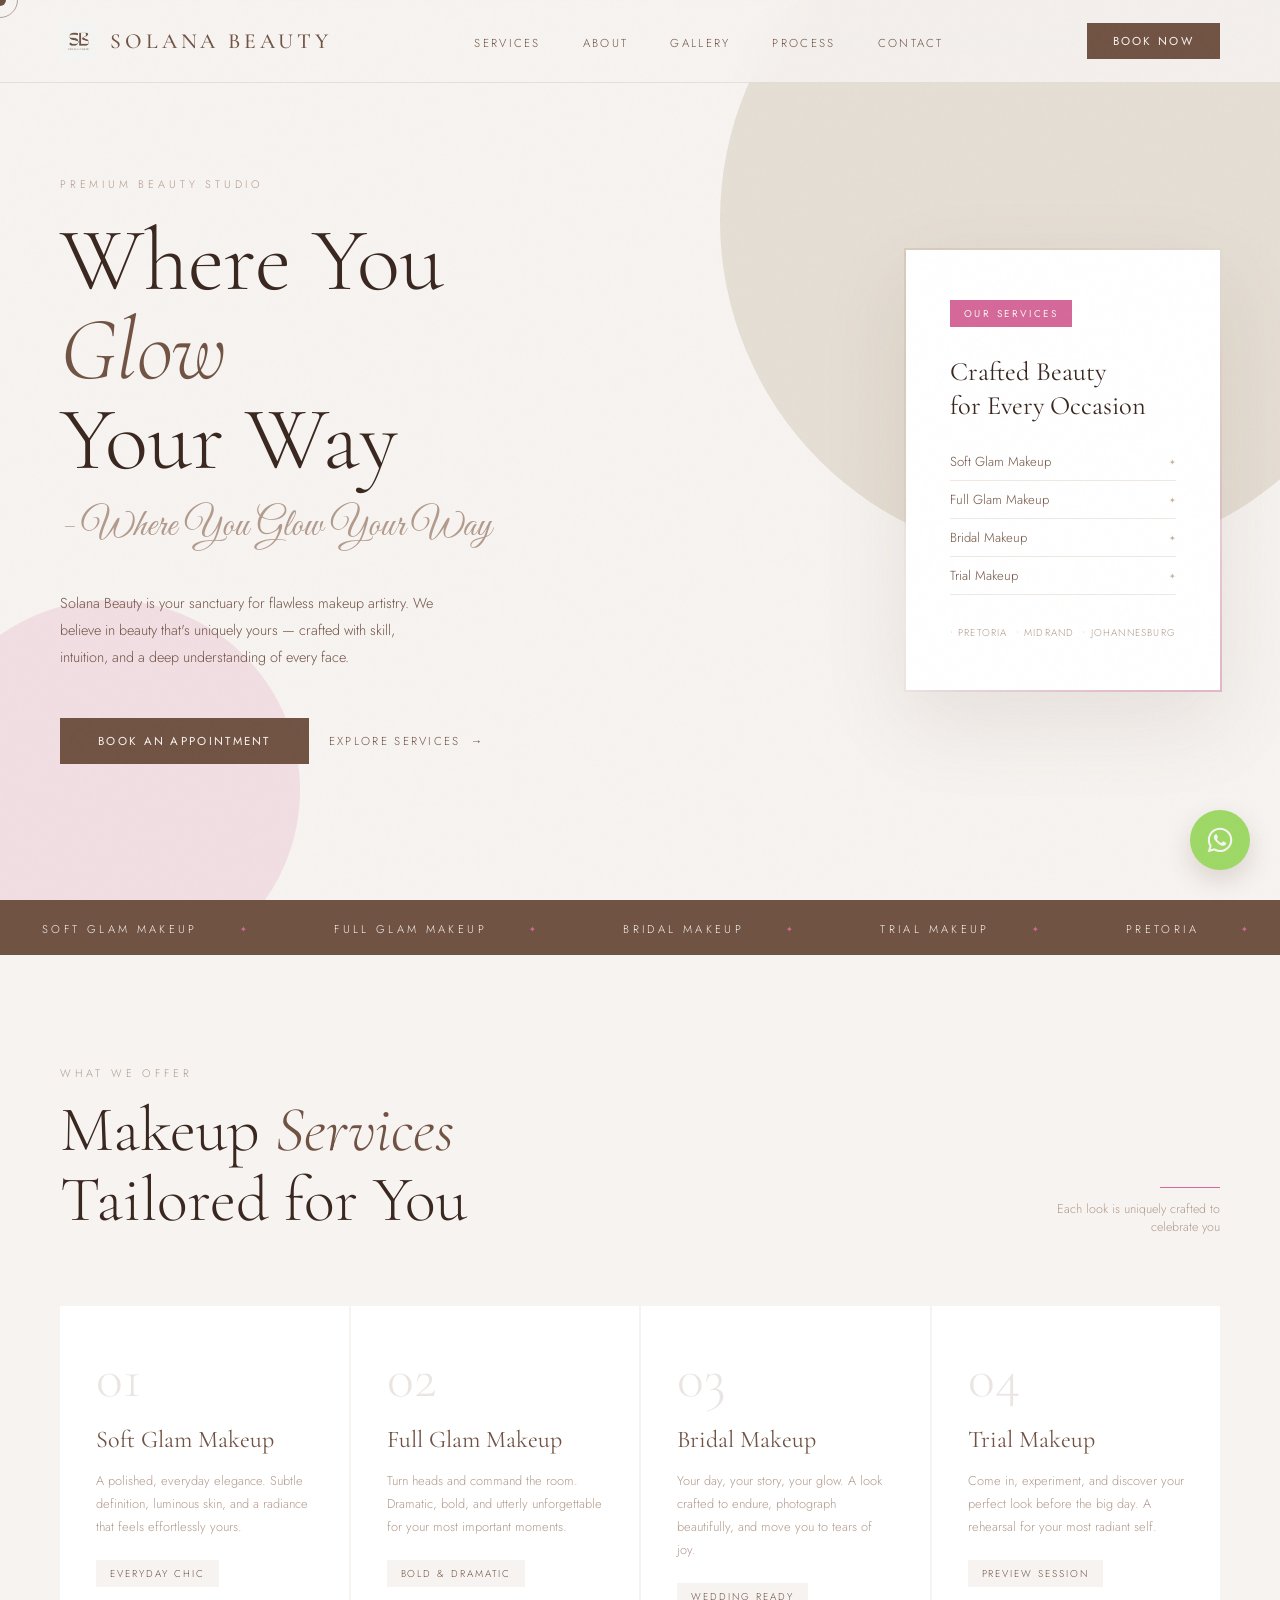
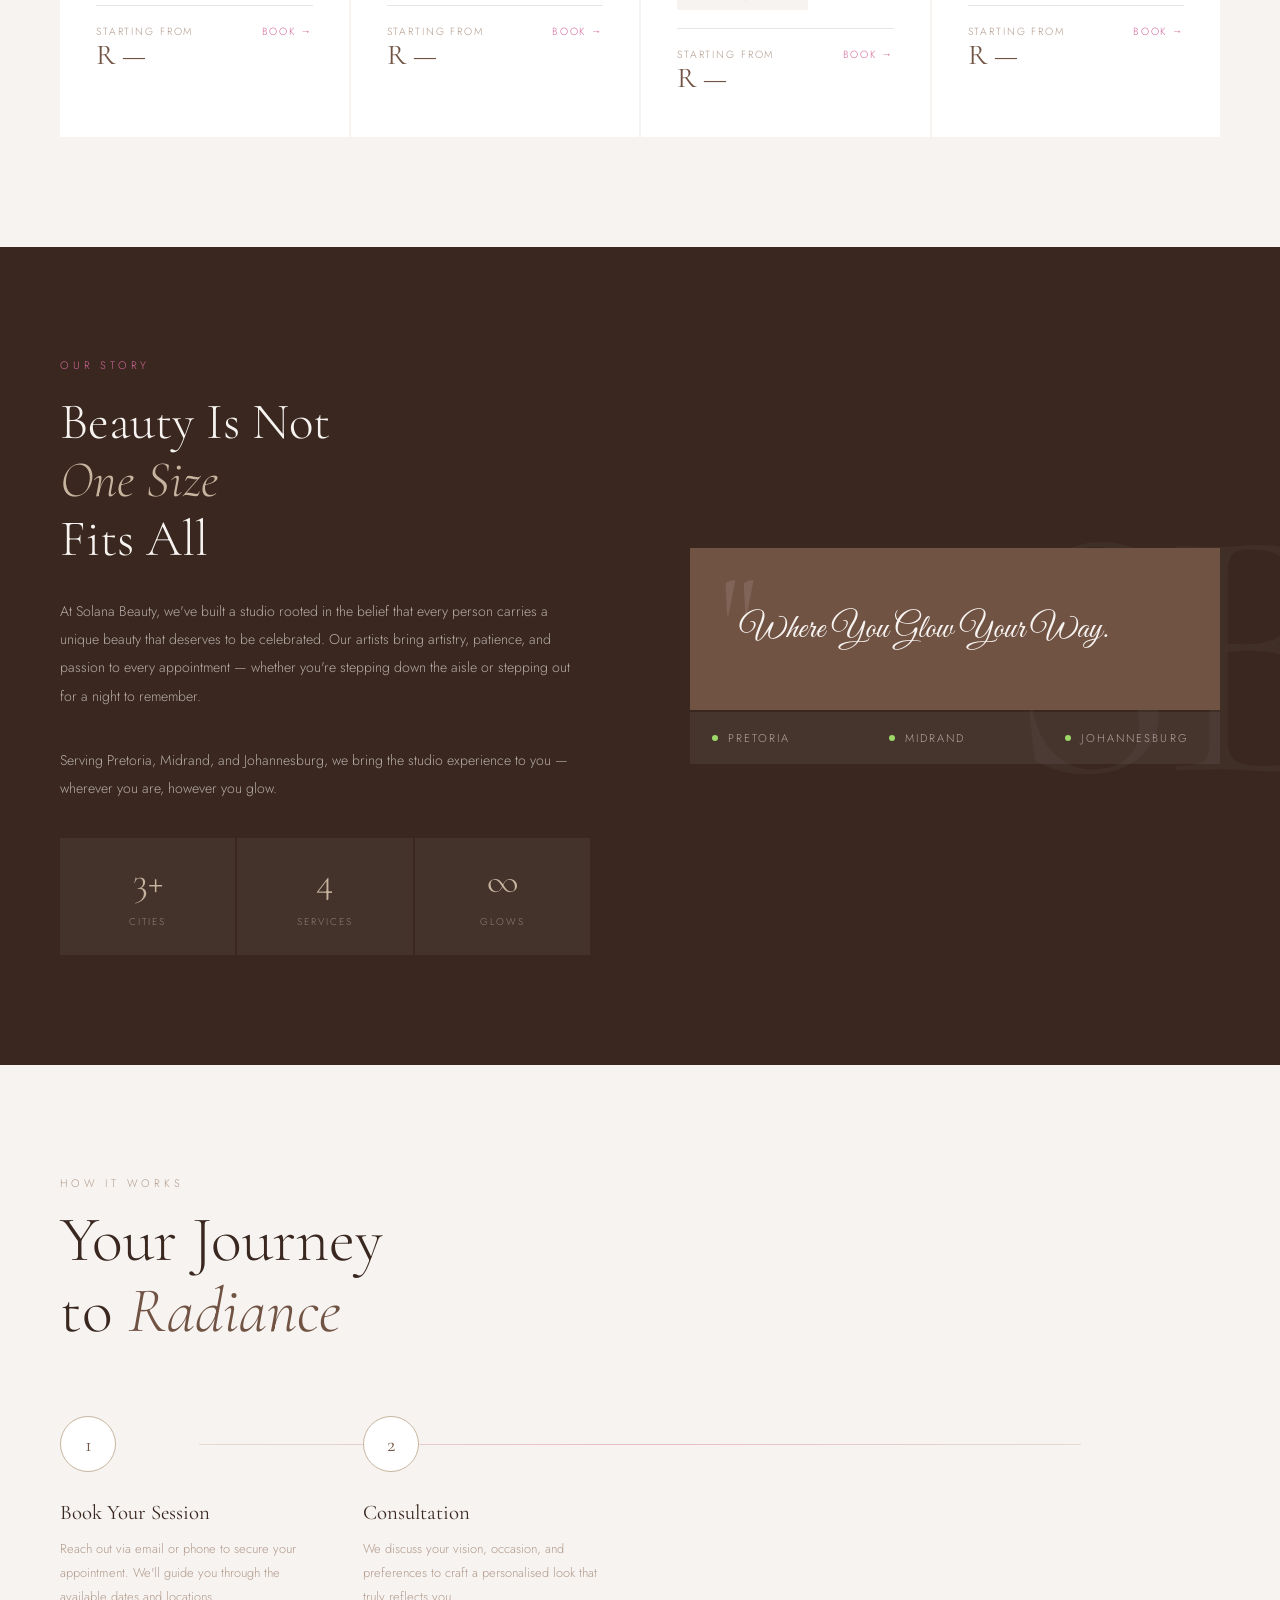
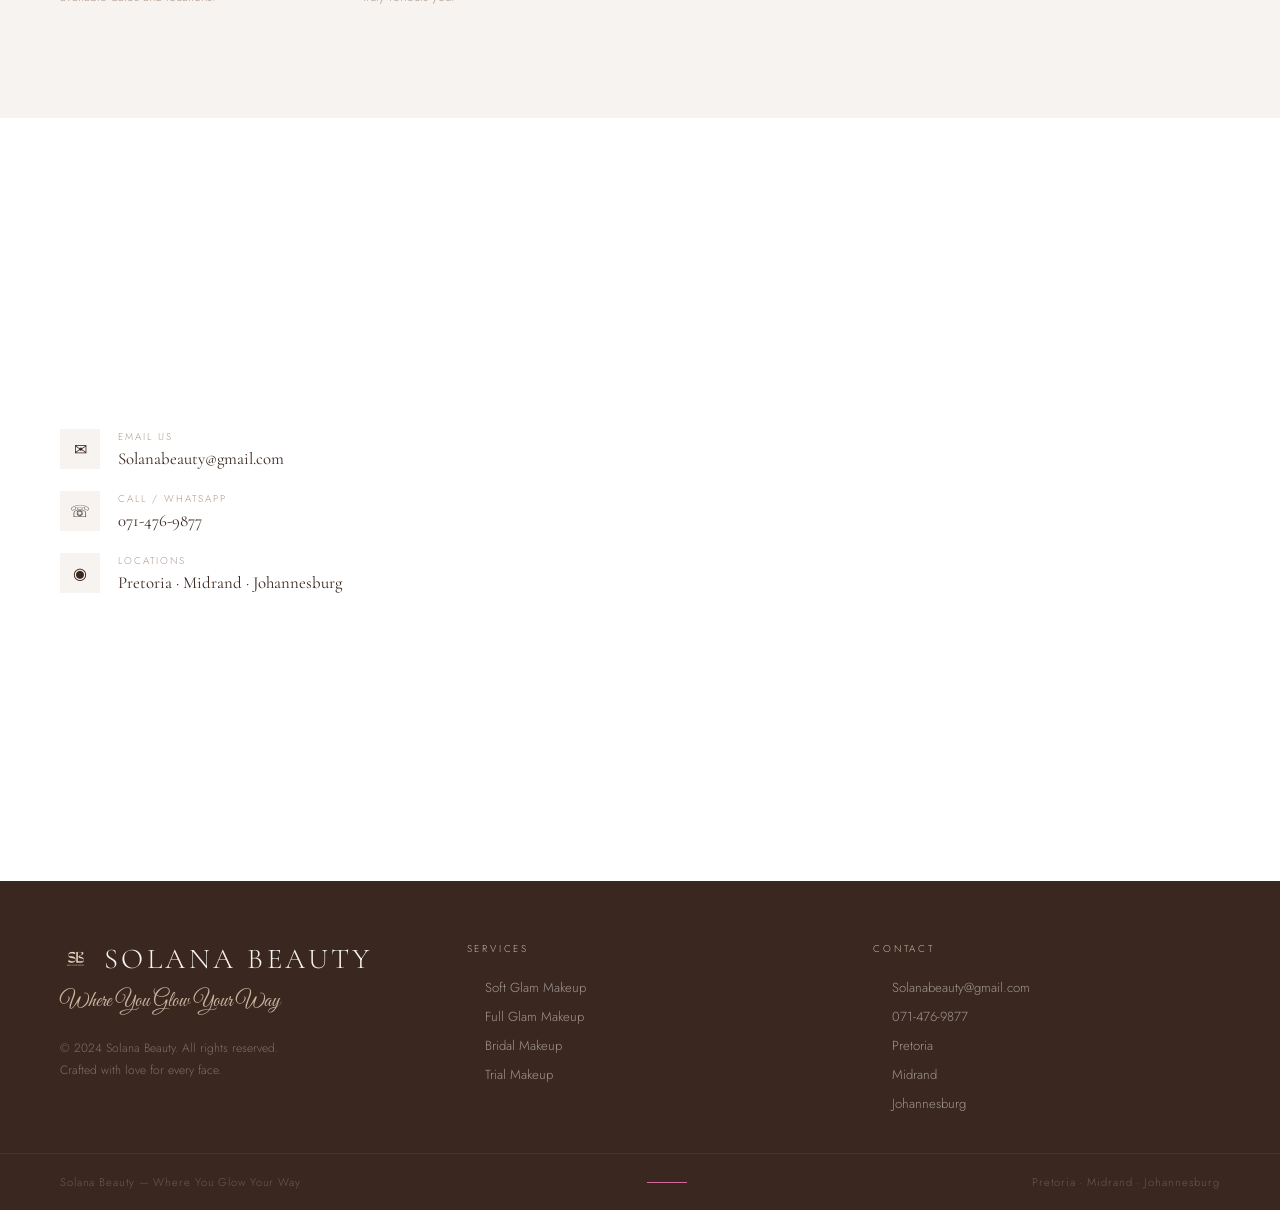
<file: index.html>
<!DOCTYPE html>
<html lang="en">
<head>
  <meta charset="UTF-8">
  <meta name="viewport" content="width=device-width, initial-scale=1.0">
  <title>Solana Beauty — Where You Glow Your Way | Premium Makeup Artist</title>
  
  <!-- SEO Meta Tags -->
  <meta name="description" content="Solana Beauty is a premium makeup studio serving Pretoria, Midrand, and Johannesburg. Book professional makeup services including Soft Glam, Full Glam, and Bridal makeup.">
  <meta name="keywords" content="makeup artist, solana beauty, bridal makeup pretoria, soft glam johannesburg, makeup services midrand, professional makeup studio">
  <meta name="author" content="Solana Beauty">
  
  <!-- Open Graph / Facebook -->
  <meta property="og:type" content="website">
  <meta property="og:title" content="Solana Beauty — Where You Glow Your Way">
  <meta property="og:description" content="Sanctuary for flawless makeup artistry. Custom tailored looks for bridal, events, and everyday chic. Pretoria, Midrand, and Johannesburg.">
  <meta property="og:image" content="assets/images/logo.jpeg">
  
  <!-- Google Fonts -->
  <link href="https://fonts.googleapis.com/css2?family=Cormorant+Garamond:ital,wght@0,300;0,400;0,500;0,600;1,300;1,400&family=Jost:wght@200;300;400;500&family=Great+Vibes&display=swap" rel="stylesheet">
  
  <!-- Favicon -->
  <link rel="icon" type="image/jpeg" href="assets/images/logo.jpeg">

  <!-- Custom Styles -->
  <link rel="stylesheet" href="assets/css/style.css">
</head>
<body>

  <!-- Custom Cursor -->
  <div class="cursor" id="cursor"></div>
  <div class="cursor-ring" id="cursorRing"></div>

  <!-- NAVIGATION -->
  <nav>
    <a href="#" class="nav-brand">
      <img src="assets/images/logo.jpeg" alt="Solana Beauty Logo" class="nav-logo-img">
      <span class="nav-brand-text">Solana Beauty</span>
    </a>
    <ul class="nav-links" id="primary-navigation">
      <li><a href="#services">Services</a></li>
      <li><a href="#about">About</a></li>
      <li><a href="gallery.html">Gallery</a></li>
      <li><a href="#process">Process</a></li>
      <li><a href="#contact">Contact</a></li>
    </ul>
    <a href="#contact" class="nav-cta"><span>Book Now</span></a>
    <button class="nav-toggle" type="button" aria-expanded="false" aria-controls="primary-navigation" aria-label="Open navigation menu">
      <span></span>
      <span></span>
      <span></span>
    </button>
  </nav>

  <!-- HERO SECTION -->
  <section class="hero" id="home">
    <div class="hero-content">
      <p class="hero-eyebrow">Premium Beauty Studio</p>
      <h1 class="hero-title">
        Where You<br><em>Glow</em><br>Your Way
      </h1>
      <p class="hero-tagline">- Where You Glow Your Way</p>
      <p class="hero-text">
        Solana Beauty is your sanctuary for flawless makeup artistry. We believe in beauty that's uniquely yours — crafted with skill, intuition, and a deep understanding of every face.
      </p>
      <div class="hero-actions">
        <a href="#contact" class="btn-primary"><span>Book an Appointment</span></a>
        <a href="#services" class="btn-ghost">Explore Services</a>
      </div>
    </div>
    <div class="hero-visual">
      <div class="hero-card">
        <span class="hero-card-badge">Our Services</span>
        <h3>Crafted Beauty<br>for Every Occasion</h3>
        <ul class="hero-card-services">
          <li>Soft Glam Makeup</li>
          <li>Full Glam Makeup</li>
          <li>Bridal Makeup</li>
          <li>Trial Makeup</li>
        </ul>
        <div class="hero-card-locations">
          <span>Pretoria</span>
          <span>Midrand</span>
          <span>Johannesburg</span>
        </div>
      </div>
    </div>
  </section>

  <!-- MARQUEE -->
  <div class="marquee-wrap">
    <div class="marquee-inner">
      <span class="marquee-item">Soft Glam Makeup</span>
      <span class="marquee-item">Full Glam Makeup</span>
      <span class="marquee-item">Bridal Makeup</span>
      <span class="marquee-item">Trial Makeup</span>
      <span class="marquee-item">Pretoria</span>
      <span class="marquee-item">Midrand</span>
      <span class="marquee-item">Johannesburg</span>
      <span class="marquee-item">Where You Glow Your Way</span>
      <span class="marquee-item">Soft Glam Makeup</span>
      <span class="marquee-item">Full Glam Makeup</span>
      <span class="marquee-item">Bridal Makeup</span>
      <span class="marquee-item">Trial Makeup</span>
      <span class="marquee-item">Pretoria</span>
      <span class="marquee-item">Midrand</span>
      <span class="marquee-item">Johannesburg</span>
      <span class="marquee-item">Where You Glow Your Way</span>
    </div>
  </div>

  <!-- SERVICES SECTION -->
  <section class="services" id="services">
    <div class="section-header reveal">
      <div>
        <p class="section-eyebrow">What We Offer</p>
        <h2 class="section-title">Makeup <em>Services</em><br>Tailored for You</h2>
      </div>
      <div>
        <div class="section-line"></div>
        <p class="section-note">Each look is uniquely crafted to celebrate you</p>
      </div>
    </div>
    <div class="services-grid">
      <div class="service-card reveal">
        <div class="service-num">01</div>
        <h3 class="service-title">Soft Glam Makeup</h3>
        <p class="service-desc">A polished, everyday elegance. Subtle definition, luminous skin, and a radiance that feels effortlessly yours.</p>
        <span class="service-tag">Everyday Chic</span>
        <div class="service-price-row">
          <div>
            <p class="service-price-from">Starting from</p>
            <p class="service-price">R —</p>
          </div>
          <a href="#contact" class="service-price-book">Book</a>
        </div>
      </div>
      <div class="service-card reveal">
        <div class="service-num">02</div>
        <h3 class="service-title">Full Glam Makeup</h3>
        <p class="service-desc">Turn heads and command the room. Dramatic, bold, and utterly unforgettable for your most important moments.</p>
        <span class="service-tag">Bold & Dramatic</span>
        <div class="service-price-row">
          <div>
            <p class="service-price-from">Starting from</p>
            <p class="service-price">R —</p>
          </div>
          <a href="#contact" class="service-price-book">Book</a>
        </div>
      </div>
      <div class="service-card reveal">
        <div class="service-num">03</div>
        <h3 class="service-title">Bridal Makeup</h3>
        <p class="service-desc">Your day, your story, your glow. A look crafted to endure, photograph beautifully, and move you to tears of joy.</p>
        <span class="service-tag">Wedding Ready</span>
        <div class="service-price-row">
          <div>
            <p class="service-price-from">Starting from</p>
            <p class="service-price">R —</p>
          </div>
          <a href="#contact" class="service-price-book">Book</a>
        </div>
      </div>
      <div class="service-card reveal">
        <div class="service-num">04</div>
        <h3 class="service-title">Trial Makeup</h3>
        <p class="service-desc">Come in, experiment, and discover your perfect look before the big day. A rehearsal for your most radiant self.</p>
        <span class="service-tag">Preview Session</span>
        <div class="service-price-row">
          <div>
            <p class="service-price-from">Starting from</p>
            <p class="service-price">R —</p>
          </div>
          <a href="#contact" class="service-price-book">Book</a>
        </div>
      </div>
    </div>
  </section>

  <!-- ABOUT SECTION -->
  <section class="about" id="about">
    <div>
      <p class="about-label reveal">Our Story</p>
      <h2 class="about-title reveal">Beauty Is Not<br><em>One Size</em><br>Fits All</h2>
      <p class="about-body reveal">
        At Solana Beauty, we've built a studio rooted in the belief that every person carries a unique beauty that deserves to be celebrated. Our artists bring artistry, patience, and passion to every appointment — whether you're stepping down the aisle or stepping out for a night to remember.
      </p>
      <p class="about-body reveal">
        Serving Pretoria, Midrand, and Johannesburg, we bring the studio experience to you — wherever you are, however you glow.
      </p>
      <div class="about-stats reveal">
        <div class="stat">
          <span class="stat-num">3+</span>
          <span class="stat-label">Cities</span>
        </div>
        <div class="stat">
          <span class="stat-num">4</span>
          <span class="stat-label">Services</span>
        </div>
        <div class="stat">
          <span class="stat-num">∞</span>
          <span class="stat-label">Glows</span>
        </div>
      </div>
    </div>
    <div class="about-visual reveal">
      <div class="about-quote-box">
        <p class="about-quote">Where You Glow Your Way.</p>
      </div>
      <div class="about-locations">
        <div class="about-location-item">
          <div class="about-location-dot"></div>
          <span class="about-location-name">Pretoria</span>
        </div>
        <div class="about-location-item">
          <div class="about-location-dot"></div>
          <span class="about-location-name">Midrand</span>
        </div>
        <div class="about-location-item">
          <div class="about-location-dot"></div>
          <span class="about-location-name">Johannesburg</span>
        </div>
      </div>
    </div>
  </section>

  <!-- PROCESS SECTION -->
  <section class="process" id="process">
    <div class="section-header reveal">
      <div>
        <p class="section-eyebrow">How It Works</p>
        <h2 class="section-title">Your Journey<br>to <em>Radiance</em></h2>
      </div>
    </div>
    <div class="process-grid">
      <div class="process-step reveal">
        <div class="process-num">1</div>
        <h3 class="process-step-title">Book Your Session</h3>
        <p class="process-step-text">Reach out via email or phone to secure your appointment. We'll guide you through the available dates and locations.</p>
      </div>
      <div class="process-step reveal">
        <div class="process-num">2</div>
        <h3 class="process-step-title">Consultation</h3>
        <p class="process-step-text">We discuss your vision, occasion, and preferences to craft a personalised look that truly reflects you.</p>
      </div>
      <div class="process-step reveal">
        <div class="process-num">3</div>
        <h3 class="process-step-title">The Transformation</h3>
        <p class="process-step-text">Sit back and relax as our artist works their magic — every detail perfected, every feature celebrated.</p>
      </div>
      <div class="process-step reveal">
        <div class="process-num">4</div>
        <h3 class="process-step-title">Go & Glow</h3>
        <p class="process-step-text">Step out with confidence. Your look is set, your glow is real, and every room you enter knows it.</p>
      </div>
    </div>
  </section>

  <!-- CONTACT SECTION -->
  <section class="contact" id="contact">
    <div class="contact-info">
      <p class="section-eyebrow reveal">Get in Touch</p>
      <h2 class="section-title reveal">Book Your<br><em>Appointment</em></h2>
      <div class="contact-details reveal">
        <div class="contact-item">
          <div class="contact-icon">✉</div>
          <div>
            <p class="contact-item-label">Email Us</p>
            <p class="contact-item-value"><a href="mailto:Solanabeauty@gmail.com">Solanabeauty@gmail.com</a></p>
          </div>
        </div>
        <div class="contact-item">
          <div class="contact-icon">☏</div>
          <div>
            <p class="contact-item-label">Call / WhatsApp</p>
            <p class="contact-item-value"><a href="https://wa.me/27714769877" target="_blank" rel="noopener noreferrer">071-476-9877</a></p>
          </div>
        </div>
        <div class="contact-item">
          <div class="contact-icon">◉</div>
          <div>
            <p class="contact-item-label">Locations</p>
            <p class="contact-item-value">Pretoria · Midrand · Johannesburg</p>
          </div>
        </div>
      </div>
    </div>
    <div class="reveal">
      <div class="contact-form">
        <div class="form-row">
          <div class="form-group">
            <label>First Name</label>
            <input type="text" placeholder="Your name">
          </div>
          <div class="form-group">
            <label>Last Name</label>
            <input type="text" placeholder="Your surname">
          </div>
        </div>
        <div class="form-group">
          <label>Email Address</label>
          <input type="email" placeholder="you@email.com">
        </div>
        <div class="form-group">
          <label>Phone Number</label>
          <input type="tel" placeholder="+27...">
        </div>
        <div class="form-group">
          <label>Service</label>
          <select>
            <option value="">Select a service</option>
            <option>Soft Glam Makeup</option>
            <option>Full Glam Makeup</option>
            <option>Bridal Makeup</option>
            <option>Trial Makeup</option>
          </select>
        </div>
        <div class="form-group">
          <label>Message</label>
          <textarea placeholder="Tell us about your occasion, preferred date and location..."></textarea>
        </div>
        <button class="form-submit">Send Booking Request</button>
      </div>
    </div>
  </section>

  <!-- FOOTER -->
  <footer>
    <div>
      <div class="footer-brand-wrap">
        <img src="assets/images/logo-transparent.png" alt="Solana Beauty Logo" class="footer-logo-img">
        <p class="footer-brand-name">Solana Beauty</p>
      </div>
      <p class="footer-tagline">Where You Glow Your Way</p>
      <p class="footer-copy">© 2024 Solana Beauty. All rights reserved.<br>Crafted with love for every face.</p>
    </div>
    <div>
      <p class="footer-heading">Services</p>
      <ul class="footer-links">
        <li><a href="#services">Soft Glam Makeup</a></li>
        <li><a href="#services">Full Glam Makeup</a></li>
        <li><a href="#services">Bridal Makeup</a></li>
        <li><a href="#services">Trial Makeup</a></li>
      </ul>
    </div>
    <div>
      <p class="footer-heading">Contact</p>
      <ul class="footer-links">
        <li><a href="mailto:Solanabeauty@gmail.com">Solanabeauty@gmail.com</a></li>
        <li><a href="tel:0714769877">071-476-9877</a></li>
        <li><a href="#contact">Pretoria</a></li>
        <li><a href="#contact">Midrand</a></li>
        <li><a href="#contact">Johannesburg</a></li>
      </ul>
    </div>
  </footer>
  <div class="footer-bottom">
    <span class="footer-bottom-text">Solana Beauty — Where You Glow Your Way</span>
    <div class="footer-accent"></div>
    <span class="footer-bottom-text">Pretoria · Midrand · Johannesburg</span>
  </div>

  <!-- Floating WhatsApp Button (Retained from current design) -->
  <a href="https://wa.me/27714769877" class="whatsapp-float" target="_blank" rel="noopener noreferrer" aria-label="Chat with Solana Beauty on WhatsApp">
    <span class="whatsapp-tooltip">Chat with us</span>
    <span class="whatsapp-icon-wrapper">
      <svg xmlns="http://www.w3.org/2000/svg" viewBox="0 0 448 512" fill="currentColor">
        <path d="M380.9 97.1C339 55.1 283.2 32 223.9 32c-122.4 0-222 99.6-222 222 0 39.1 10.2 77.3 29.6 111L0 480l117.7-30.9c32.4 17.7 68.9 27 106.1 27h.1c122.3 0 224.1-99.6 224.1-222 0-59.3-25.2-115-67.1-157zm-157 341.6c-33.2 0-65.7-8.9-94-25.7l-6.7-4-69.8 18.3L72 359.2l-4.4-7c-18.5-29.4-28.2-63.3-28.2-98.2 0-101.7 82.8-184.5 184.6-184.5 49.3 0 95.6 19.2 130.4 54.1 34.8 34.9 56.2 81.2 56.1 130.5 0 101.8-84.9 184.6-186.6 184.6zm101.2-138.2c-5.5-2.8-32.8-16.2-37.9-18-5.1-1.9-8.8-2.8-12.5 2.8-3.7 5.6-14.3 18-17.6 21.8-3.2 3.7-6.5 4.2-12 1.4-32.6-16.3-54-29.1-75.5-66-5.7-9.8 5.7-9.1 16.3-30.3 1.8-3.7 .9-6.9-.5-9.7-1.4-2.8-12.5-30.1-17.1-41.2-4.5-10.8-9.1-9.3-12.5-9.5-3.2-.2-6.9-.2-10.6-.2-3.7 0-9.7 1.4-14.8 6.9-5.1 5.6-19.4 19-19.4 46.3 0 27.3 19.9 53.7 22.6 57.4 2.8 3.7 39.1 59.7 94.8 83.8 35.2 15.2 49 16.5 66.6 13.9 10.7-1.6 32.8-13.4 37.4-26.4 4.6-13 4.6-24.1 3.2-26.4-1.3-2.5-5-3.9-10.5-6.6z"/>
      </svg>
    </span>
    <span class="whatsapp-pulse"></span>
    <span class="whatsapp-pulse-double"></span>
  </a>

  <!-- Main JavaScript File -->
  <script src="assets/js/script.js" defer></script>
</body>
</html>
</file>
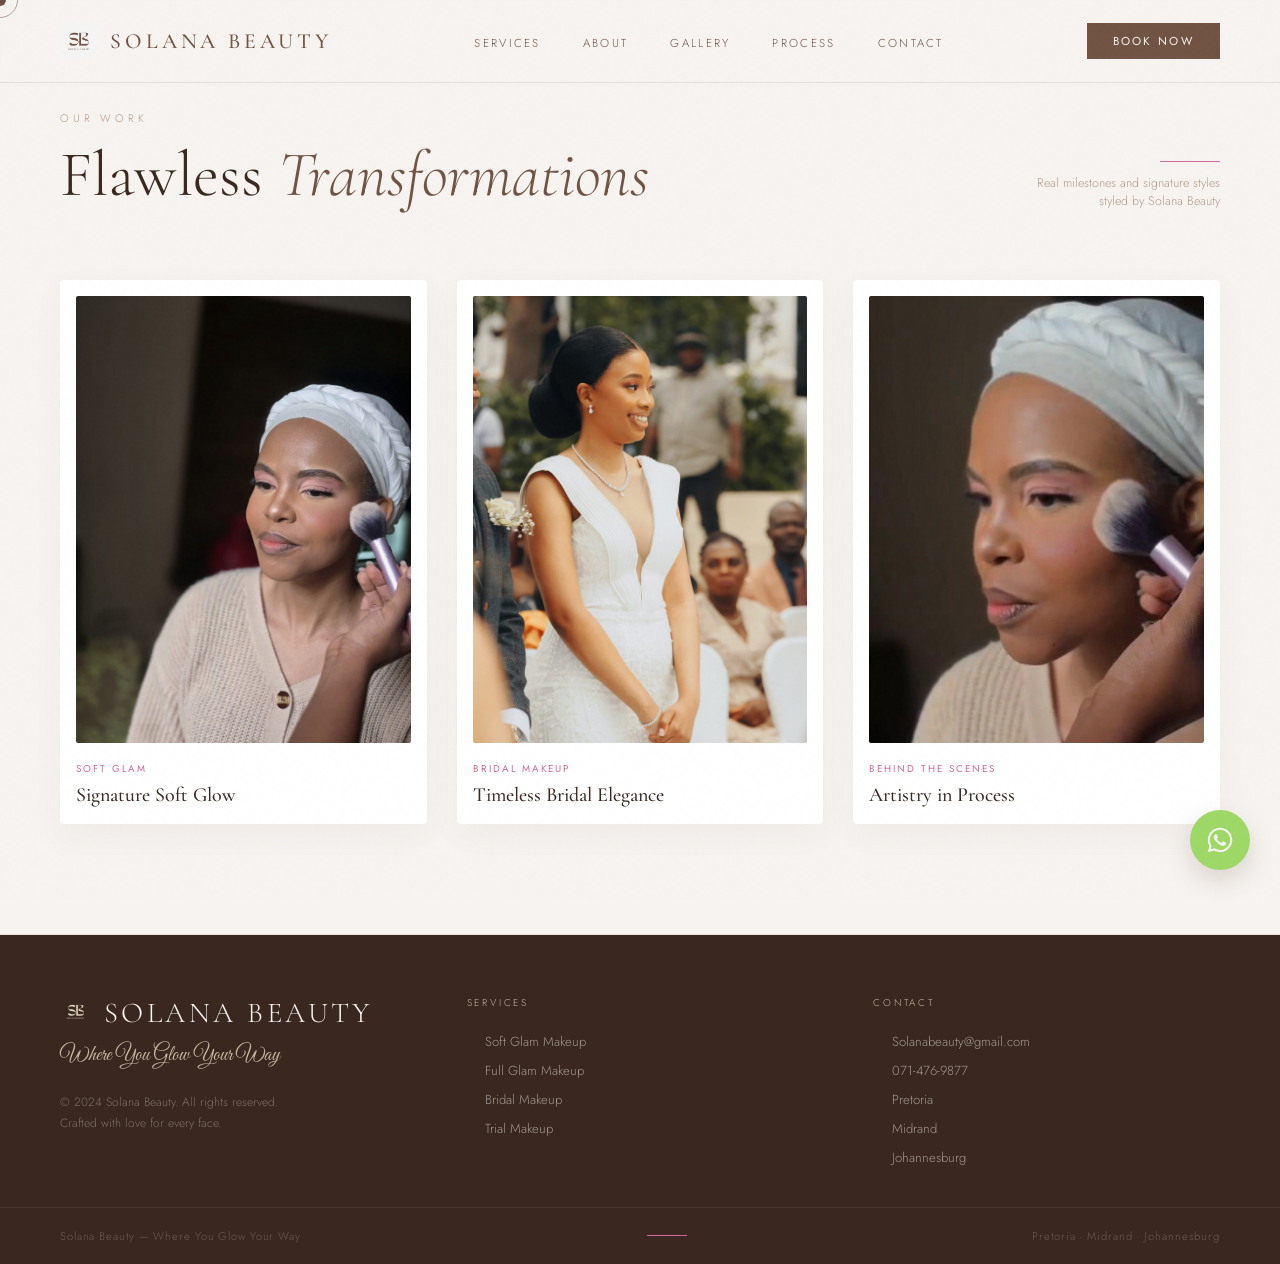
<file: gallery.html>
<!DOCTYPE html>
<html lang="en">
<head>
  <meta charset="UTF-8">
  <meta name="viewport" content="width=device-width, initial-scale=1.0">
  <title>Solana Beauty — Portfolio Gallery | Premium Makeup Artist</title>
  
  <!-- SEO Meta Tags -->
  <meta name="description" content="Explore the flawless makeup transformations and signature styles by Solana Beauty. Book professional makeup services in Pretoria, Midrand, and Johannesburg.">
  <meta name="keywords" content="makeup artist portfolio, solana beauty gallery, soft glam transformations, bridal makeup Pretoria">
  <meta name="author" content="Solana Beauty">
  
  <!-- Open Graph / Facebook -->
  <meta property="og:type" content="website">
  <meta property="og:title" content="Solana Beauty — Portfolio Gallery">
  <meta property="og:description" content="Explore signature soft glow looks and bridal elegance created by Solana Beauty.">
  <meta property="og:image" content="assets/images/logo.jpeg">
  
  <!-- Google Fonts -->
  <link href="https://fonts.googleapis.com/css2?family=Cormorant+Garamond:ital,wght@0,300;0,400;0,500;0,600;1,300;1,400&family=Jost:wght@200;300;400;500&family=Great+Vibes&display=swap" rel="stylesheet">
  
  <!-- Favicon -->
  <link rel="icon" type="image/jpeg" href="assets/images/logo.jpeg">

  <!-- Custom Styles -->
  <link rel="stylesheet" href="assets/css/style.css">
</head>
<body>

  <!-- Custom Cursor -->
  <div class="cursor" id="cursor"></div>
  <div class="cursor-ring" id="cursorRing"></div>

  <!-- NAVIGATION -->
  <nav>
    <a href="index.html" class="nav-brand">
      <img src="assets/images/logo.jpeg" alt="Solana Beauty Logo" class="nav-logo-img">
      <span class="nav-brand-text">Solana Beauty</span>
    </a>
    <ul class="nav-links" id="primary-navigation">
      <li><a href="index.html#services">Services</a></li>
      <li><a href="index.html#about">About</a></li>
      <li><a href="gallery.html">Gallery</a></li>
      <li><a href="index.html#process">Process</a></li>
      <li><a href="index.html#contact">Contact</a></li>
    </ul>
    <a href="index.html#contact" class="nav-cta"><span>Book Now</span></a>
    <button class="nav-toggle" type="button" aria-expanded="false" aria-controls="primary-navigation" aria-label="Open navigation menu">
      <span></span>
      <span></span>
      <span></span>
    </button>
  </nav>

  <main>
    <!-- PORTFOLIO GALLERY (Retained from current design) -->
    <section class="portfolio" id="portfolio">
      <div class="section-header reveal">
        <div>
          <p class="section-eyebrow">Our Work</p>
          <h2 class="section-title">Flawless <em>Transformations</em></h2>
        </div>
        <div>
          <div class="section-line"></div>
          <p class="section-note">Real milestones and signature styles styled by Solana Beauty</p>
        </div>
      </div>
      
      <div class="portfolio-grid">
        <div class="portfolio-item reveal">
          <div class="portfolio-image-wrapper">
            <img src="assets/images/makeup-soft-glam.png" alt="Soft glam makeup style by Solana Beauty" class="portfolio-img">
          </div>
          <div class="portfolio-info">
            <span class="portfolio-tag">Soft Glam</span>
            <h3 class="portfolio-item-title">Signature Soft Glow</h3>
          </div>
        </div>
        
        <div class="portfolio-item reveal">
          <div class="portfolio-image-wrapper">
            <img src="assets/images/bridal-elegance.png" alt="Radiant wedding bride styled by Solana Beauty" class="portfolio-img">
          </div>
          <div class="portfolio-info">
            <span class="portfolio-tag">Bridal Makeup</span>
            <h3 class="portfolio-item-title">Timeless Bridal Elegance</h3>
          </div>
        </div>
        
        <div class="portfolio-item reveal">
          <div class="portfolio-image-wrapper">
            <img src="assets/images/makeup-behind-scenes.png" alt="Behind the scenes makeup brush application by Solana Beauty" class="portfolio-img">
          </div>
          <div class="portfolio-info">
            <span class="portfolio-tag">Behind the Scenes</span>
            <h3 class="portfolio-item-title">Artistry in Process</h3>
          </div>
        </div>
      </div>
    </section>
  </main>

  <!-- FOOTER -->
  <footer>
    <div>
      <div class="footer-brand-wrap">
        <img src="assets/images/logo-transparent.png" alt="Solana Beauty Logo" class="footer-logo-img">
        <p class="footer-brand-name">Solana Beauty</p>
      </div>
      <p class="footer-tagline">Where You Glow Your Way</p>
      <p class="footer-copy">© 2024 Solana Beauty. All rights reserved.<br>Crafted with love for every face.</p>
    </div>
    <div>
      <p class="footer-heading">Services</p>
      <ul class="footer-links">
        <li><a href="index.html#services">Soft Glam Makeup</a></li>
        <li><a href="index.html#services">Full Glam Makeup</a></li>
        <li><a href="index.html#services">Bridal Makeup</a></li>
        <li><a href="index.html#services">Trial Makeup</a></li>
      </ul>
    </div>
    <div>
      <p class="footer-heading">Contact</p>
      <ul class="footer-links">
        <li><a href="mailto:Solanabeauty@gmail.com">Solanabeauty@gmail.com</a></li>
        <li><a href="tel:0714769877">071-476-9877</a></li>
        <li><a href="index.html#contact">Pretoria</a></li>
        <li><a href="index.html#contact">Midrand</a></li>
        <li><a href="index.html#contact">Johannesburg</a></li>
      </ul>
    </div>
  </footer>
  <div class="footer-bottom">
    <span class="footer-bottom-text">Solana Beauty — Where You Glow Your Way</span>
    <div class="footer-accent"></div>
    <span class="footer-bottom-text">Pretoria · Midrand · Johannesburg</span>
  </div>

  <!-- Floating WhatsApp Button -->
  <a href="https://wa.me/27714769877" class="whatsapp-float" target="_blank" rel="noopener noreferrer" aria-label="Chat with Solana Beauty on WhatsApp">
    <span class="whatsapp-tooltip">Chat with us</span>
    <span class="whatsapp-icon-wrapper">
      <svg xmlns="http://www.w3.org/2000/svg" viewBox="0 0 448 512" fill="currentColor">
        <path d="M380.9 97.1C339 55.1 283.2 32 223.9 32c-122.4 0-222 99.6-222 222 0 39.1 10.2 77.3 29.6 111L0 480l117.7-30.9c32.4 17.7 68.9 27 106.1 27h.1c122.3 0 224.1-99.6 224.1-222 0-59.3-25.2-115-67.1-157zm-157 341.6c-33.2 0-65.7-8.9-94-25.7l-6.7-4-69.8 18.3L72 359.2l-4.4-7c-18.5-29.4-28.2-63.3-28.2-98.2 0-101.7 82.8-184.5 184.6-184.5 49.3 0 95.6 19.2 130.4 54.1 34.8 34.9 56.2 81.2 56.1 130.5 0 101.8-84.9 184.6-186.6 184.6zm101.2-138.2c-5.5-2.8-32.8-16.2-37.9-18-5.1-1.9-8.8-2.8-12.5 2.8-3.7 5.6-14.3 18-17.6 21.8-3.2 3.7-6.5 4.2-12 1.4-32.6-16.3-54-29.1-75.5-66-5.7-9.8 5.7-9.1 16.3-30.3 1.8-3.7 .9-6.9-.5-9.7-1.4-2.8-12.5-30.1-17.1-41.2-4.5-10.8-9.1-9.3-12.5-9.5-3.2-.2-6.9-.2-10.6-.2-3.7 0-9.7 1.4-14.8 6.9-5.1 5.6-19.4 19-19.4 46.3 0 27.3 19.9 53.7 22.6 57.4 2.8 3.7 39.1 59.7 94.8 83.8 35.2 15.2 49 16.5 66.6 13.9 10.7-1.6 32.8-13.4 37.4-26.4 4.6-13 4.6-24.1 3.2-26.4-1.3-2.5-5-3.9-10.5-6.6z"/>
      </svg>
    </span>
    <span class="whatsapp-pulse"></span>
    <span class="whatsapp-pulse-double"></span>
  </a>

  <!-- Main JavaScript File -->
  <script src="assets/js/script.js" defer></script>
</body>
</html>
</file>
<file: assets/css/style.css>
:root {
  --cream: #F6F3F0;
  --taupe: #C7B49F;
  --rosy-taupe: #B29A8C;
  --coco: #715344;
  --green: #9ED866;
  --pink: #D4689A;
  --dark: #3A2820;
}

*, *::before, *::after { margin: 0; padding: 0; box-sizing: border-box; }

html { scroll-behavior: smooth; }

body {
  background: var(--cream);
  color: var(--dark);
  font-family: 'Jost', sans-serif;
  overflow-x: hidden;
}

/* CURSOR */
* { cursor: none; }
.cursor {
  width: 12px; height: 12px;
  border-radius: 50%;
  background: var(--coco);
  position: fixed; top: 0; left: 0;
  pointer-events: none; z-index: 9999;
  transform: translate(-50%,-50%);
  transition: transform 0.1s, background 0.3s;
  mix-blend-mode: multiply;
}
.cursor-ring {
  width: 36px; height: 36px;
  border-radius: 50%;
  border: 1px solid var(--coco);
  position: fixed; top: 0; left: 0;
  pointer-events: none; z-index: 9998;
  transform: translate(-50%,-50%);
  transition: all 0.25s ease;
  opacity: 0.5;
}

/* NAV */
nav {
  position: fixed; top: 0; width: 100%; z-index: 100;
  padding: 22px 60px;
  display: flex; align-items: center; justify-content: space-between;
  background: rgba(246,243,240,0.85);
  backdrop-filter: blur(12px);
  border-bottom: 1px solid rgba(113,83,68,0.12);
}
.nav-brand {
  display: flex;
  align-items: center;
  gap: 12px;
  text-decoration: none;
}
.nav-logo-img {
  height: 38px;
  width: auto;
  object-fit: contain;
  border-radius: 4px;
}
.nav-brand-text {
  font-family: 'Cormorant Garamond', serif;
  font-size: 1.35rem;
  font-weight: 500;
  letter-spacing: 0.18em;
  text-transform: uppercase;
  color: var(--coco);
}
.nav-links {
  display: flex; gap: 42px; list-style: none;
}
.nav-links a {
  font-family: 'Jost', sans-serif;
  font-size: 0.72rem;
  font-weight: 300;
  letter-spacing: 0.2em;
  text-transform: uppercase;
  color: var(--coco);
  text-decoration: none;
  position: relative;
  transition: color 0.3s;
}
.nav-links a::after {
  content: '';
  position: absolute; bottom: -3px; left: 0;
  width: 0; height: 1px;
  background: var(--pink);
  transition: width 0.4s ease;
}
.nav-links a:hover::after { width: 100%; }
.nav-cta {
  font-family: 'Jost', sans-serif;
  font-size: 0.72rem;
  font-weight: 400;
  letter-spacing: 0.2em;
  text-transform: uppercase;
  color: var(--cream);
  background: var(--coco);
  border: none;
  padding: 10px 26px;
  text-decoration: none;
  transition: background 0.3s, transform 0.2s;
}
.nav-cta:hover { background: var(--rosy-taupe); transform: translateY(-1px); }
.nav-toggle {
  display: none;
  width: 44px;
  height: 44px;
  padding: 10px;
  border: 0;
  background: transparent;
  flex-direction: column;
  justify-content: center;
  gap: 6px;
}
.nav-toggle span {
  display: block;
  width: 100%;
  height: 1px;
  background: var(--coco);
  transition: transform 0.3s ease, opacity 0.3s ease;
}

/* HERO */
.hero {
  min-height: 100vh;
  display: grid;
  grid-template-columns: 1fr 1fr;
  align-items: center;
  padding: 100px 60px 60px;
  position: relative;
  overflow: hidden;
}
.hero::before {
  content: '';
  position: absolute;
  right: -120px; top: -120px;
  width: 680px; height: 680px;
  border-radius: 50%;
  background: var(--taupe);
  opacity: 0.35;
  animation: floatOrb 8s ease-in-out infinite;
}
.hero::after {
  content: '';
  position: absolute;
  left: -80px; bottom: -80px;
  width: 380px; height: 380px;
  border-radius: 50%;
  background: var(--pink);
  opacity: 0.15;
  animation: floatOrb 11s ease-in-out infinite reverse;
}
@keyframes floatOrb {
  0%,100% { transform: translate(0,0) scale(1); }
  50% { transform: translate(20px,-30px) scale(1.04); }
}

.hero-content { position: relative; z-index: 2; }
.hero-eyebrow {
  font-family: 'Jost', sans-serif;
  font-size: 0.68rem;
  font-weight: 300;
  letter-spacing: 0.35em;
  text-transform: uppercase;
  color: var(--rosy-taupe);
  margin-bottom: 24px;
  opacity: 0;
  animation: fadeUp 0.9s 0.2s forwards;
}
.hero-title {
  font-family: 'Cormorant Garamond', serif;
  font-size: clamp(3.5rem, 7vw, 6.5rem);
  font-weight: 300;
  line-height: 1.0;
  color: var(--dark);
  margin-bottom: 18px;
  opacity: 0;
  animation: fadeUp 0.9s 0.4s forwards;
}
.hero-title em {
  font-style: italic;
  color: var(--coco);
}
.hero-tagline {
  font-family: 'Great Vibes', cursive;
  font-size: clamp(1.6rem, 3vw, 2.4rem);
  color: var(--rosy-taupe);
  margin-bottom: 40px;
  opacity: 0;
  animation: fadeUp 0.9s 0.6s forwards;
}
.hero-text {
  font-size: 0.9rem;
  font-weight: 300;
  line-height: 1.85;
  color: var(--coco);
  max-width: 380px;
  margin-bottom: 48px;
  opacity: 0;
  animation: fadeUp 0.9s 0.8s forwards;
}
.hero-actions {
  display: flex; gap: 20px; align-items: center;
  opacity: 0;
  animation: fadeUp 0.9s 1s forwards;
}
.btn-primary {
  display: inline-block;
  font-family: 'Jost', sans-serif;
  font-size: 0.72rem;
  font-weight: 400;
  letter-spacing: 0.2em;
  text-transform: uppercase;
  color: var(--cream);
  background: var(--coco);
  padding: 15px 38px;
  text-decoration: none;
  transition: all 0.3s;
  position: relative;
  overflow: hidden;
}
.btn-primary::before {
  content: '';
  position: absolute; top: 0; left: -100%;
  width: 100%; height: 100%;
  background: var(--pink);
  transition: left 0.4s ease;
}
.btn-primary:hover::before { left: 0; }
.btn-primary span { position: relative; z-index: 1; }
.btn-ghost {
  font-family: 'Jost', sans-serif;
  font-size: 0.72rem;
  font-weight: 300;
  letter-spacing: 0.2em;
  text-transform: uppercase;
  color: var(--coco);
  text-decoration: none;
  display: flex; align-items: center; gap: 10px;
  transition: gap 0.3s;
}
.btn-ghost:hover { gap: 16px; }
.btn-ghost::after { content: '→'; }

.hero-visual {
  position: relative; z-index: 2;
  display: flex; justify-content: flex-end; align-items: center;
  opacity: 0;
  animation: fadeIn 1.2s 0.5s forwards;
}
.hero-card {
  background: white;
  padding: 50px 44px;
  box-shadow: 0 30px 80px rgba(113,83,68,0.12);
  position: relative;
  max-width: 360px;
}
.hero-card::before {
  content: '';
  position: absolute; top: -2px; left: -2px; right: -2px; bottom: -2px;
  background: linear-gradient(135deg, var(--taupe) 0%, transparent 50%, var(--pink) 100%);
  z-index: -1;
  opacity: 0.4;
}
.hero-card-badge {
  display: inline-block;
  font-family: 'Jost', sans-serif;
  font-size: 0.62rem;
  font-weight: 400;
  letter-spacing: 0.25em;
  text-transform: uppercase;
  color: var(--cream);
  background: var(--pink);
  padding: 6px 14px;
  margin-bottom: 28px;
}
.hero-card h3 {
  font-family: 'Cormorant Garamond', serif;
  font-size: 1.65rem;
  font-weight: 400;
  color: var(--dark);
  margin-bottom: 20px;
  line-height: 1.3;
}
.hero-card-services {
  list-style: none;
  margin-bottom: 30px;
}
.hero-card-services li {
  font-size: 0.82rem;
  font-weight: 300;
  color: var(--coco);
  padding: 9px 0;
  border-bottom: 1px solid rgba(199,180,159,0.3);
  display: flex; justify-content: space-between; align-items: center;
}
.hero-card-services li::after { content: '✦'; font-size: 0.5rem; color: var(--taupe); }
.hero-card-locations {
  font-size: 0.62rem;
  font-weight: 300;
  letter-spacing: 0.12em;
  text-transform: uppercase;
  color: var(--rosy-taupe);
  display: flex;
  gap: 8px;
  white-space: nowrap;
}
.hero-card-locations span::before { content: '• '; }

/* MARQUEE */
.marquee-wrap {
  background: var(--coco);
  padding: 16px 0;
  overflow: hidden;
  white-space: nowrap;
}
.marquee-inner {
  display: inline-flex;
  animation: marquee 22s linear infinite;
  gap: 0;
}
.marquee-item {
  font-family: 'Jost', sans-serif;
  font-size: 0.7rem;
  font-weight: 300;
  letter-spacing: 0.3em;
  text-transform: uppercase;
  color: var(--cream);
  padding: 0 42px;
  display: inline-flex; align-items: center; gap: 42px;
}
.marquee-item::after { content: '✦'; font-size: 0.5rem; color: var(--pink); }
@keyframes marquee { from { transform: translateX(0); } to { transform: translateX(-50%); } }

/* SERVICES */
.services {
  padding: 110px 60px;
  position: relative;
}
.section-header {
  display: grid;
  grid-template-columns: 1fr auto;
  align-items: flex-end;
  margin-bottom: 70px;
}
.section-eyebrow {
  font-size: 0.68rem;
  font-weight: 300;
  letter-spacing: 0.35em;
  text-transform: uppercase;
  color: var(--rosy-taupe);
  margin-bottom: 14px;
}
.section-title {
  font-family: 'Cormorant Garamond', serif;
  font-size: clamp(2.2rem, 5vw, 4rem);
  font-weight: 300;
  line-height: 1.1;
  color: var(--dark);
}
.section-title em { font-style: italic; color: var(--coco); }
.section-line {
  width: 60px; height: 1px;
  background: var(--pink);
  margin-bottom: 12px;
  margin-left: auto;
}
.section-note {
  font-size: 0.78rem;
  font-weight: 300;
  color: var(--rosy-taupe);
  text-align: right;
  max-width: 200px;
}

.services-grid {
  display: grid;
  grid-template-columns: repeat(4, 1fr);
  gap: 2px;
}
.service-card {
  background: white;
  padding: 44px 36px;
  position: relative;
  overflow: hidden;
  transition: background-color 0.7s ease, transform 0.7s ease, box-shadow 0.7s ease;
}
.service-card * {
  transition: color 0.7s ease, background-color 0.7s ease, border-color 0.7s ease, opacity 0.7s ease;
}
.service-card:hover {
  background: var(--coco); /* Deep coco brown #715344 */
  transform: translateY(-6px); /* Subtle upward translate */
  box-shadow: 0 20px 40px rgba(113, 83, 68, 0.15);
}
.service-card::after {
  content: '';
  position: absolute; bottom: 0; left: 0;
  width: 0; height: 3px;
  background: var(--pink); /* Bright rose-pink #D4689A */
  transition: width 0.7s ease;
}
.service-card:hover::after {
  width: 100%;
}
.service-num {
  font-family: 'Cormorant Garamond', serif;
  font-size: 3.5rem;
  font-weight: 300;
  color: rgba(113, 83, 68, 0.15); /* Faded warm coco brown */
  line-height: 1;
  margin-bottom: 20px;
}
.service-card:hover .service-num {
  color: rgba(246, 243, 240, 0.15); /* Faded warm cream */
}
.service-title {
  font-family: 'Cormorant Garamond', serif;
  font-size: 1.5rem;
  font-weight: 400;
  color: var(--coco); /* Warm coco brown #715344 */
  margin-bottom: 14px;
  line-height: 1.2;
}
.service-card:hover .service-title {
  color: var(--cream); /* Warm cream #F6F3F0 */
}
.service-desc {
  font-size: 0.8rem;
  font-weight: 300;
  line-height: 1.8;
  color: var(--rosy-taupe); /* Muted taupe */
  margin-bottom: 22px;
}
.service-card:hover .service-desc {
  color: var(--cream); /* Warm cream #F6F3F0 */
}
.service-tag {
  display: inline-block;
  font-size: 0.62rem;
  font-weight: 300;
  letter-spacing: 0.2em;
  text-transform: uppercase;
  color: var(--coco); /* Warm coco brown #715344 */
  background: var(--cream); /* Soft cream background */
  padding: 6px 14px;
}
.service-card:hover .service-tag {
  background: rgba(255, 255, 255, 0.15); /* Semi-transparent white */
  color: var(--cream); /* Warm cream #F6F3F0 */
}
.service-price-row {
  display: flex; align-items: baseline; justify-content: space-between;
  margin-top: 18px;
  padding-top: 18px;
  border-top: 1px solid rgba(113, 83, 68, 0.15); /* Thin separator line */
}
.service-card:hover .service-price-row {
  border-top-color: rgba(246, 243, 240, 0.2);
}
.service-price {
  font-family: 'Cormorant Garamond', serif;
  font-size: 1.8rem;
  font-weight: 400;
  color: var(--coco); /* Warm coco brown #715344 */
  line-height: 1;
}
.service-card:hover .service-price {
  color: var(--cream); /* Warm cream #F6F3F0 */
}
.service-price-from {
  font-size: 0.65rem;
  font-weight: 300;
  letter-spacing: 0.18em;
  text-transform: uppercase;
  color: var(--rosy-taupe); /* Muted taupe */
  margin-bottom: 2px;
}
.service-card:hover .service-price-from {
  color: var(--cream); /* Warm cream #F6F3F0 */
  opacity: 0.75;
}
.service-price-book {
  font-size: 0.65rem;
  font-weight: 300;
  letter-spacing: 0.16em;
  text-transform: uppercase;
  color: var(--pink);
  text-decoration: none;
  display: flex; align-items: center; gap: 5px;
  transition: gap 0.3s, color 0.7s ease;
}
.service-card:hover .service-price-book {
  color: var(--pink);
}
.service-price-book:hover { gap: 9px; }
.service-price-book::after { content: '→'; }

/* ABOUT */
.about {
  padding: 110px 60px;
  background: var(--dark);
  display: grid;
  grid-template-columns: 1fr 1fr;
  gap: 100px;
  align-items: center;
  position: relative;
  overflow: hidden;
}
.about::before {
  content: 'SB';
  font-family: 'Cormorant Garamond', serif;
  font-size: 28vw;
  font-weight: 300;
  color: rgba(255,255,255,0.03);
  position: absolute;
  right: -60px;
  top: 50%;
  transform: translateY(-50%);
  pointer-events: none;
  letter-spacing: -0.05em;
}
.about-label {
  font-size: 0.68rem;
  font-weight: 300;
  letter-spacing: 0.35em;
  text-transform: uppercase;
  color: var(--pink);
  margin-bottom: 20px;
}
.about-title {
  font-family: 'Cormorant Garamond', serif;
  font-size: clamp(2rem, 4vw, 3.4rem);
  font-weight: 300;
  line-height: 1.15;
  color: var(--cream);
  margin-bottom: 28px;
}
.about-title em { font-style: italic; color: var(--taupe); }
.about-body {
  font-size: 0.88rem;
  font-weight: 300;
  line-height: 2;
  color: rgba(246,243,240,0.65);
  margin-bottom: 36px;
}
.about-stats {
  display: grid;
  grid-template-columns: repeat(3, 1fr);
  gap: 2px;
}
.stat {
  background: rgba(255,255,255,0.05);
  padding: 24px 20px;
  text-align: center;
}
.stat-num {
  font-family: 'Cormorant Garamond', serif;
  font-size: 2.4rem;
  font-weight: 300;
  color: var(--taupe);
  display: block;
  line-height: 1;
  margin-bottom: 8px;
}
.stat-label {
  font-size: 0.62rem;
  font-weight: 300;
  letter-spacing: 0.2em;
  text-transform: uppercase;
  color: rgba(246,243,240,0.4);
}
.about-visual {
  position: relative;
}
.about-quote-box {
  background: var(--coco);
  padding: 56px 50px;
  position: relative;
}
.about-quote-box::before {
  content: '"';
  font-family: 'Cormorant Garamond', serif;
  font-size: 8rem;
  color: rgba(255,255,255,0.1);
  position: absolute;
  top: 10px; left: 30px;
  line-height: 1;
}
.about-quote {
  font-family: 'Great Vibes', cursive;
  font-size: 2.1rem;
  color: var(--cream);
  line-height: 1.5;
  position: relative;
  z-index: 1;
}
.about-locations {
  display: flex; gap: 0;
  margin-top: 2px;
}
.about-location-item {
  flex: 1;
  background: rgba(255,255,255,0.06);
  padding: 18px 22px;
  display: flex; align-items: center; gap: 10px;
}
.about-location-dot {
  width: 6px; height: 6px;
  border-radius: 50%;
  background: var(--green);
  flex-shrink: 0;
}
.about-location-name {
  font-size: 0.7rem;
  font-weight: 300;
  letter-spacing: 0.18em;
  text-transform: uppercase;
  color: rgba(246,243,240,0.6);
}

/* PORTFOLIO GALLERY (Retained from current design) */
.portfolio {
  padding: 110px 60px;
  background: var(--cream);
  border-bottom: 1px solid rgba(113, 83, 68, 0.1);
}
.portfolio-grid {
  display: grid;
  grid-template-columns: repeat(3, 1fr);
  gap: 30px;
  width: 100%;
}
.portfolio-item {
  display: flex;
  flex-direction: column;
  background: white;
  padding: 16px;
  border-radius: 4px;
  box-shadow: 0 10px 30px rgba(113, 83, 68, 0.05);
  transition: transform 0.4s cubic-bezier(0.25, 1, 0.5, 1), box-shadow 0.4s;
}
.portfolio-item:hover {
  transform: translateY(-8px);
  box-shadow: 0 20px 45px rgba(113, 83, 68, 0.12);
}
.portfolio-image-wrapper {
  width: 100%;
  aspect-ratio: 3 / 4;
  overflow: hidden;
  border-radius: 2px;
  background: var(--cream);
}
.portfolio-img {
  width: 100%;
  height: 100%;
  object-fit: cover;
  transition: transform 0.6s cubic-bezier(0.25, 1, 0.5, 1), filter 0.4s;
  filter: brightness(0.96);
}
.portfolio-item:hover .portfolio-img {
  transform: scale(1.05);
  filter: brightness(1);
}
.portfolio-info {
  padding-top: 18px;
  display: flex;
  flex-direction: column;
  gap: 6px;
}
.portfolio-tag {
  font-size: 0.62rem;
  font-weight: 400;
  letter-spacing: 0.2em;
  text-transform: uppercase;
  color: var(--pink);
}
.portfolio-item-title {
  font-family: 'Cormorant Garamond', serif;
  font-size: 1.25rem;
  font-weight: 500;
  color: var(--dark);
  line-height: 1.3;
}

/* PROCESS */
.process {
  padding: 110px 60px;
  background: var(--cream);
}
.process-grid {
  display: grid;
  grid-template-columns: repeat(4, 1fr);
  gap: 50px;
  margin-top: 70px;
  position: relative;
}
.process-grid::before {
  content: '';
  position: absolute;
  top: 28px; left: 12%;
  width: 76%;
  height: 1px;
  background: linear-gradient(to right, var(--taupe), var(--pink), var(--taupe));
  opacity: 0.4;
}
.process-step { position: relative; }
.process-num {
  width: 56px; height: 56px;
  border-radius: 50%;
  background: white;
  border: 1px solid var(--taupe);
  display: flex; align-items: center; justify-content: center;
  font-family: 'Cormorant Garamond', serif;
  font-size: 1.3rem;
  font-weight: 400;
  color: var(--coco);
  margin-bottom: 28px;
  position: relative;
  z-index: 1;
  transition: all 0.3s;
}
.process-step:hover .process-num {
  background: var(--coco);
  color: white;
  border-color: var(--coco);
}
.process-step-title {
  font-family: 'Cormorant Garamond', serif;
  font-size: 1.3rem;
  font-weight: 400;
  color: var(--dark);
  margin-bottom: 12px;
}
.process-step-text {
  font-size: 0.8rem;
  font-weight: 300;
  line-height: 1.85;
  color: var(--rosy-taupe);
}

/* CONTACT */
.contact {
  padding: 110px 60px;
  background: white;
  display: grid;
  grid-template-columns: 1fr 1fr;
  gap: 100px;
}
.contact-info .section-eyebrow { margin-bottom: 14px; }
.contact-info .section-title { margin-bottom: 30px; }
.contact-details {
  display: flex; flex-direction: column; gap: 22px;
  margin-bottom: 44px;
}
.contact-item {
  display: flex; align-items: flex-start; gap: 18px;
}
.contact-icon {
  width: 40px; height: 40px;
  background: var(--cream);
  display: flex; align-items: center; justify-content: center;
  font-size: 1rem;
  flex-shrink: 0;
}
.contact-item-label {
  font-size: 0.62rem;
  font-weight: 300;
  letter-spacing: 0.2em;
  text-transform: uppercase;
  color: var(--rosy-taupe);
  margin-bottom: 4px;
}
.contact-item-value {
  font-family: 'Cormorant Garamond', serif;
  font-size: 1.05rem;
  font-weight: 400;
  color: var(--dark);
}
.contact-item-value a {
  color: inherit;
  text-decoration: none;
  transition: color 0.3s;
}
.contact-item-value a:hover {
  color: var(--pink);
}
.contact-form { display: flex; flex-direction: column; gap: 16px; }
.form-row { display: grid; grid-template-columns: 1fr 1fr; gap: 16px; }
.form-group { display: flex; flex-direction: column; gap: 8px; }
.form-group label {
  font-size: 0.65rem;
  font-weight: 300;
  letter-spacing: 0.22em;
  text-transform: uppercase;
  color: var(--rosy-taupe);
}
.form-group input,
.form-group select,
.form-group textarea {
  background: var(--cream);
  border: 1px solid transparent;
  padding: 13px 16px;
  font-family: 'Jost', sans-serif;
  font-size: 0.85rem;
  font-weight: 300;
  color: var(--dark);
  outline: none;
  transition: border-color 0.3s;
  appearance: none;
  cursor: none;
}
.form-group input:focus,
.form-group select:focus,
.form-group textarea:focus { border-color: var(--taupe); }
.form-group textarea { height: 100px; resize: none; }
.form-submit {
  font-family: 'Jost', sans-serif;
  font-size: 0.72rem;
  font-weight: 400;
  letter-spacing: 0.2em;
  text-transform: uppercase;
  color: var(--cream);
  background: var(--coco);
  border: none;
  padding: 16px;
  transition: background 0.3s;
  cursor: none;
  margin-top: 8px;
}
.form-submit:hover { background: var(--pink); }

/* FOOTER */
footer {
  background: var(--dark);
  padding: 60px 60px 40px;
  display: grid;
  grid-template-columns: 1fr 1fr 1fr;
  gap: 60px;
  align-items: start;
}
.footer-brand-wrap {
  display: flex;
  align-items: center;
  gap: 12px;
  margin-bottom: 12px;
}
.footer-logo-img {
  height: 32px;
  width: auto;
  object-fit: contain;
  border-radius: 4px;
}
.footer-brand-name {
  font-family: 'Cormorant Garamond', serif;
  font-size: 1.8rem;
  font-weight: 300;
  color: var(--cream);
  letter-spacing: 0.12em;
  text-transform: uppercase;
}
.footer-tagline {
  font-family: 'Great Vibes', cursive;
  font-size: 1.3rem;
  color: var(--taupe);
  margin-bottom: 24px;
}
.footer-copy {
  font-size: 0.75rem;
  font-weight: 300;
  color: rgba(246,243,240,0.35);
  line-height: 1.8;
}
.footer-heading {
  font-size: 0.62rem;
  font-weight: 300;
  letter-spacing: 0.28em;
  text-transform: uppercase;
  color: var(--taupe);
  margin-bottom: 22px;
}
.footer-links { list-style: none; display: flex; flex-direction: column; gap: 10px; }
.footer-links a {
  font-size: 0.82rem;
  font-weight: 300;
  color: rgba(246,243,240,0.55);
  text-decoration: none;
  transition: color 0.3s;
  display: flex; align-items: center; gap: 8px;
}
.footer-links a:hover { color: var(--cream); }
.footer-links a::before { content: '→'; font-size: 0.65rem; color: var(--pink); opacity: 0; transition: opacity 0.3s; }
.footer-links a:hover::before { opacity: 1; }
.footer-bottom {
  background: var(--dark);
  padding: 20px 60px;
  border-top: 1px solid rgba(255,255,255,0.06);
  display: flex; justify-content: space-between; align-items: center;
}
.footer-bottom-text {
  font-size: 0.7rem;
  font-weight: 300;
  color: rgba(246,243,240,0.25);
  letter-spacing: 0.08em;
}
.footer-accent {
  width: 40px; height: 1px; background: var(--pink);
}

/* ANIMATIONS */
@keyframes fadeUp {
  from { opacity: 0; transform: translateY(30px); }
  to { opacity: 1; transform: translateY(0); }
}
@keyframes fadeIn {
  from { opacity: 0; }
  to { opacity: 1; }
}

.reveal {
  opacity: 0;
  transform: translateY(40px);
  transition: opacity 0.8s ease, transform 0.8s ease;
}
.reveal.visible {
  opacity: 1;
  transform: translateY(0);
}

/* NOISE TEXTURE */
body::before {
  content: '';
  position: fixed; inset: 0;
  background-image: url("data:image/svg+xml,%3Csvg viewBox='0 0 256 256' xmlns='http://www.w3.org/2000/svg'%3E%3Cfilter id='noise'%3E%3CfeTurbulence type='fractalNoise' baseFrequency='0.9' numOctaves='4' stitchTiles='stitch'/%3E%3C/filter%3E%3Crect width='100%25' height='100%25' filter='url(%23noise)' opacity='0.03'/%3E%3C/svg%3E");
  pointer-events: none;
  z-index: 1000;
  opacity: 0.4;
}

/* FLOATING WHATSAPP BUTTON (Retained from current design) */
.whatsapp-float {
  position: fixed;
  bottom: 30px;
  right: 30px;
  width: 60px;
  height: 60px;
  border-radius: 50%;
  background: var(--green);
  color: var(--cream);
  display: flex;
  justify-content: center;
  align-items: center;
  box-shadow: 0 10px 25px rgba(113, 83, 68, 0.2);
  z-index: 99;
  text-decoration: none;
  transition: transform 0.4s cubic-bezier(0.25, 1, 0.5, 1), background-color 0.4s, box-shadow 0.4s;
}
.whatsapp-icon-wrapper {
  display: flex;
  justify-content: center;
  align-items: center;
  width: 28px;
  height: 28px;
  transition: transform 0.4s ease;
  z-index: 3;
}
.whatsapp-float svg {
  width: 100%;
  height: 100%;
}
.whatsapp-tooltip {
  position: absolute;
  right: 80px;
  top: 50%;
  transform: translateY(-50%) translateX(10px);
  background: white;
  color: var(--dark);
  padding: 8px 18px;
  border-radius: 20px;
  font-family: 'Jost', sans-serif;
  font-size: 0.78rem;
  font-weight: 400;
  letter-spacing: 0.08em;
  white-space: nowrap;
  box-shadow: 0 8px 20px rgba(113, 83, 68, 0.08);
  opacity: 0;
  pointer-events: none;
  transition: opacity 0.3s ease, transform 0.3s ease;
}
.whatsapp-tooltip::after {
  content: '';
  position: absolute;
  top: 50%;
  right: -4px;
  transform: translateY(-50%) rotate(45deg);
  width: 8px;
  height: 8px;
  background: white;
}
.whatsapp-pulse,
.whatsapp-pulse-double {
  position: absolute;
  top: -1px;
  left: -1px;
  right: -1px;
  bottom: -1px;
  border-radius: 50%;
  border: 1px solid var(--green);
  opacity: 0;
  pointer-events: none;
  z-index: 1;
}
.whatsapp-pulse {
  animation: waPulse 3s infinite linear;
}
.whatsapp-pulse-double {
  animation: waPulse 3s infinite linear 1.5s;
}
@keyframes waPulse {
  0% {
    transform: scale(1);
    opacity: 0.6;
  }
  50% {
    opacity: 0.3;
  }
  100% {
    transform: scale(1.6);
    opacity: 0;
  }
}
.whatsapp-float:hover {
  background: var(--coco);
  transform: scale(1.08) translateY(-3px);
  box-shadow: 0 15px 30px rgba(113, 83, 68, 0.3);
}
.whatsapp-float:hover .whatsapp-icon-wrapper {
  transform: rotate(10deg) scale(1.05);
}
.whatsapp-float:hover .whatsapp-tooltip {
  opacity: 1;
  transform: translateY(-50%) translateX(0);
}
.whatsapp-float:hover .whatsapp-pulse,
.whatsapp-float:hover .whatsapp-pulse-double {
  border-color: var(--coco);
}

/* RESPONSIVE LAYOUT MEDIA QUERIES */
@media (max-width: 900px) {
  * { cursor: auto; }
  .cursor, .cursor-ring { display: none; }
  nav {
    padding: 18px 24px;
    min-height: 75px;
  }
  .nav-cta { display: none; }
  .nav-toggle {
    display: flex;
    flex-shrink: 0;
    cursor: pointer;
  }
  .nav-links {
    position: absolute;
    top: 100%;
    left: 0;
    right: 0;
    display: flex;
    flex-direction: column;
    gap: 0;
    padding: 8px 24px 20px;
    background: rgba(246,243,240,0.98);
    border-bottom: 1px solid rgba(113,83,68,0.12);
    box-shadow: 0 16px 30px rgba(113,83,68,0.1);
    opacity: 0;
    visibility: hidden;
    transform: translateY(-10px);
    pointer-events: none;
    transition: opacity 0.25s ease, transform 0.25s ease, visibility 0.25s;
  }
  .nav-links li { width: 100%; }
  .nav-links a {
    display: block;
    width: 100%;
    padding: 14px 0;
    border-bottom: 1px solid rgba(113,83,68,0.1);
  }
  .nav-links li:last-child a { border-bottom: 0; }
  nav.nav-open .nav-links {
    opacity: 1;
    visibility: visible;
    transform: translateY(0);
    pointer-events: auto;
  }
  nav.nav-open .nav-toggle span:nth-child(1) { transform: translateY(7px) rotate(45deg); }
  nav.nav-open .nav-toggle span:nth-child(2) { opacity: 0; }
  nav.nav-open .nav-toggle span:nth-child(3) { transform: translateY(-7px) rotate(-45deg); }
  .hero { grid-template-columns: 1fr; padding: 100px 24px 60px; }
  .hero-visual { display: none; }
  .hero-content,
  .services > *,
  .about > *,
  .service-card { min-width: 0; }
  .hero-actions {
    gap: 14px;
    flex-wrap: wrap;
  }
  .btn-primary { padding-left: 26px; padding-right: 26px; }
  .btn-ghost { white-space: nowrap; }
  .services { padding: 70px 24px; }
  .services-grid { grid-template-columns: 1fr 1fr; }
  .service-card,
  .service-title,
  .service-desc { overflow-wrap: anywhere; }
  .about { grid-template-columns: 1fr; padding: 70px 24px; gap: 50px; }
  .about-body {
    max-width: 100%;
    overflow-wrap: anywhere;
  }
  .about-stats { grid-template-columns: repeat(3, minmax(0, 1fr)); }
  .stat { min-width: 0; padding-left: 10px; padding-right: 10px; }
  .about-quote-box { padding-left: 32px; padding-right: 32px; }
  .about-quote { overflow-wrap: anywhere; }
  .about-locations {
    display: grid;
    grid-template-columns: repeat(3, minmax(0, 1fr));
  }
  .about-location-item {
    min-width: 0;
    padding-left: 12px;
    padding-right: 12px;
    justify-content: center;
  }
  .about-location-name {
    min-width: 0;
    font-size: 0.6rem;
    letter-spacing: 0.1em;
    overflow-wrap: anywhere;
  }
  .portfolio { padding: 70px 24px; }
  .portfolio-grid { grid-template-columns: repeat(2, 1fr); gap: 24px; }
  .process { padding: 70px 24px; }
  .process-grid { grid-template-columns: 1fr 1fr; }
  .process-grid::before { display: none; }
  .contact { grid-template-columns: 1fr; padding: 70px 24px; gap: 50px; }
  footer { grid-template-columns: 1fr; padding: 50px 24px 30px; gap: 40px; }
  .footer-bottom { padding: 20px 24px; flex-direction: column; gap: 10px; }
  .section-header { grid-template-columns: 1fr; }
  .section-note { text-align: left; }
}

@media (max-width: 768px) {
  .whatsapp-float {
    bottom: 24px;
    right: 24px;
    width: 54px;
    height: 54px;
  }
  .whatsapp-icon-wrapper {
    width: 24px;
    height: 24px;
  }
  .whatsapp-tooltip {
    display: none;
  }
}

@media (max-width: 580px) {
  .services-grid { grid-template-columns: 1fr; }
  .portfolio-grid { grid-template-columns: 1fr; gap: 20px; }
  .process-grid { grid-template-columns: 1fr; gap: 36px; }
  .form-row { grid-template-columns: 1fr; }
}

@media (max-width: 420px) {
  nav { padding-left: 18px; padding-right: 18px; }
  .nav-logo-img { height: 34px; }
  .nav-brand { gap: 9px; min-width: 0; }
  .nav-brand-text {
    font-size: 1.05rem;
    letter-spacing: 0.13em;
    white-space: nowrap;
  }
  .hero { padding-left: 20px; padding-right: 20px; }
  .hero-title { font-size: clamp(3.2rem, 17vw, 4.4rem); }
  .hero-text { max-width: 100%; }
  .btn-primary { padding-left: 22px; padding-right: 22px; }
  .about,
  .services,
  .portfolio,
  .process,
  .contact { padding-left: 20px; padding-right: 20px; }
  .about-quote-box { padding: 44px 24px; }
  .about-quote { font-size: 1.8rem; }
  .about-location-item {
    flex-direction: column;
    gap: 7px;
    padding: 14px 5px;
    text-align: center;
  }
  .about-location-name { font-size: 0.54rem; }
  .whatsapp-float { right: 18px; }
}

@media (max-width: 350px) {
  .nav-brand-text { font-size: 0.92rem; letter-spacing: 0.1em; }
  .hero-actions { align-items: flex-start; flex-direction: column; }
}
</file>
